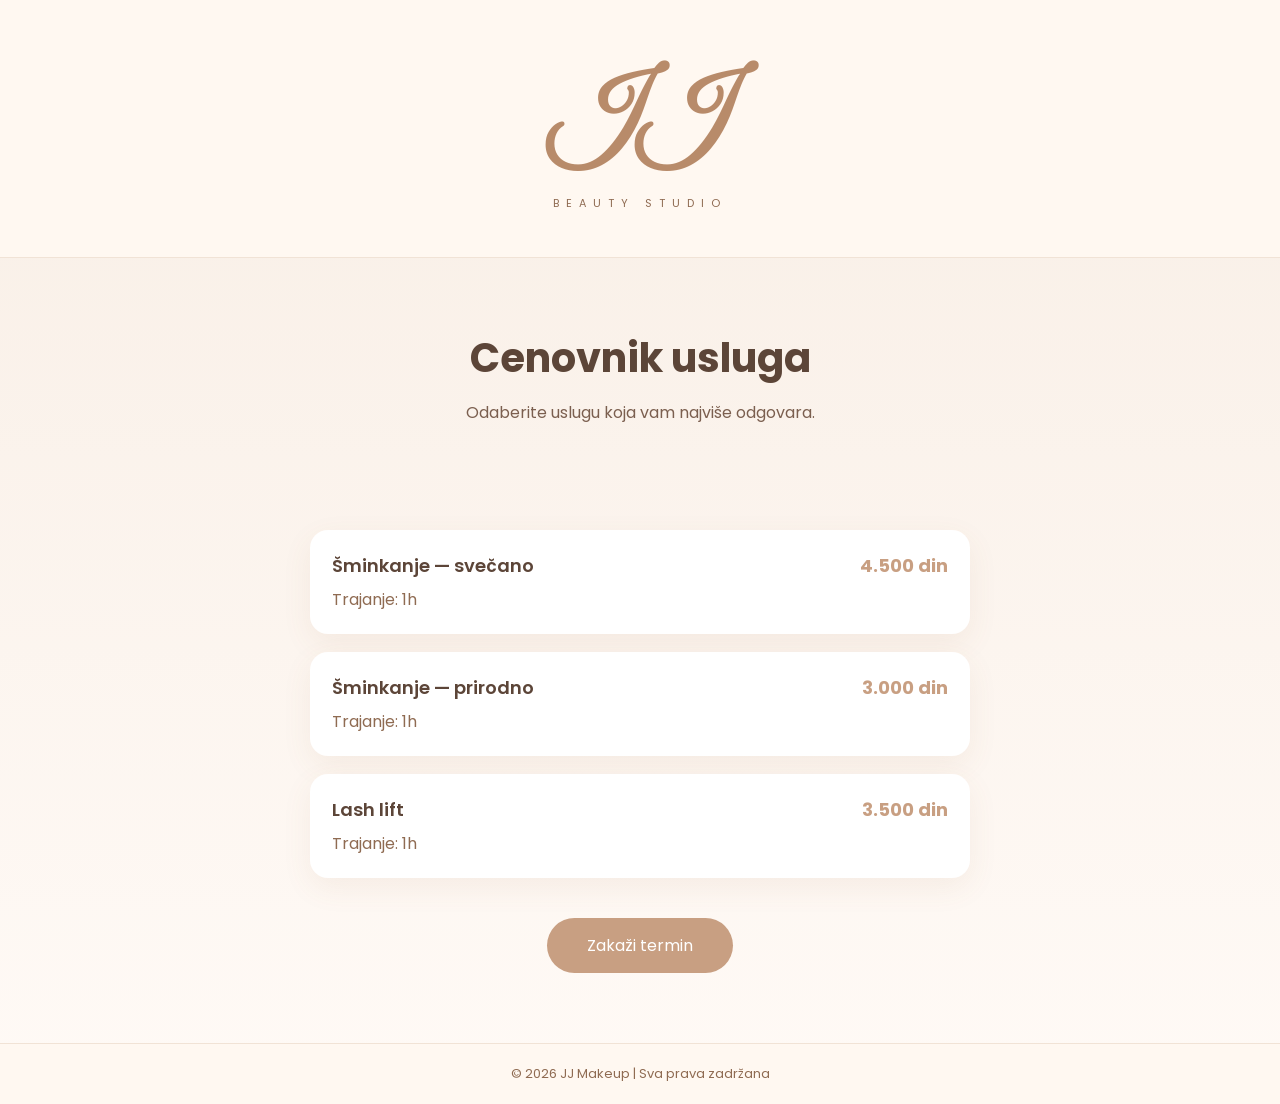
<file: cenovnik.html>
<!DOCTYPE html>
<html lang="sr">

<head>
    <meta charset="UTF-8">
    <meta name="viewport" content="width=device-width, initial-scale=1.0">
    <title>Cenovnik | JJ Makeup</title>

    <link rel="stylesheet" href="style.css">
</head>

<body>

<header>
    <div class="logo">
        <h1>JJ</h1>
    </div>
</header>

<section class="hero">
    <h2>Cenovnik usluga</h2>
    <p>Odaberite uslugu koja vam najviše odgovara.</p>
</section>

<section class="pricing">

    <div class="price-card">
        <div class="price-top">
            <h3>Šminkanje — svečano</h3>
            <span>4.500 din</span>
        </div>
        <p>Trajanje: 1h</p>
    </div>

    <div class="price-card">
        <div class="price-top">
            <h3>Šminkanje — prirodno</h3>
            <span>3.000 din</span>
        </div>
        <p>Trajanje: 1h</p>
    </div>

    <div class="price-card">
        <div class="price-top">
            <h3>Lash lift</h3>
            <span>3.500 din</span>
        </div>
        <p>Trajanje: 1h</p>
    </div>

    <a href="index.html#zakazivanje" class="booking-link">
        Zakaži termin
    </a>

</section>

<footer class="footer">
    <p>© <span id="year"></span> JJ Makeup | Sva prava zadržana</p>
</footer>

<script>
document.getElementById("year").textContent = new Date().getFullYear();
</script>

</body>
</html>
</file>
<file: style.css>
@import url('https://fonts.googleapis.com/css2?family=Great+Vibes&family=Poppins:wght@300;400;500;600&display=swap');

/* =========================
   RESET
========================= */
* {
    margin: 0;
    padding: 0;
    box-sizing: border-box;
}

/* =========================
   BODY
========================= */
body {
    font-family: 'Poppins', sans-serif;
    background: linear-gradient(180deg, #f8eee5, #fffaf6);
    color: #5c4538;
}

/* =========================
   HEADER
========================= */
header {
    text-align: center;
    padding: 60px 20px 45px;
    background: #fff8f1;
    border-bottom: 1px solid rgba(184,139,106,0.2);
}

.logo h1 {
    font-family: 'Great Vibes', cursive;
    font-size: 90px;
    color: #b88b6a;
    letter-spacing: 2px;
    margin-bottom: 10px;
}

.logo::after {
    content: "BEAUTY STUDIO";
    display: block;
    font-size: 11px;
    letter-spacing: 7px;
    margin-top: 22px;
    color: #8f6b52;
}

/* =========================
   HERO
========================= */
.hero {
    text-align: center;
    padding: 70px 20px;
}

.hero h2 {
    font-size: 40px;
    margin-bottom: 12px;
}

.hero p {
    margin-bottom: 30px;
    color: #7b5f4f;
    font-size: 16px;
}

/* =========================
   BUTTONS
========================= */
button,
.hero a {
    background: #c89f82;
    color: white;
    padding: 15px 40px;
    border-radius: 50px;
    border: none;
    cursor: pointer;
    text-decoration: none;
    transition: 0.3s;
    display: inline-block;
}

button:hover,
.hero a:hover {
    transform: translateY(-2px);
}

/* =========================
   BOOKING SECTION
========================= */
#zakazivanje {
    max-width: 500px;
    margin: 0px auto 50px;
    padding: 30px;
    background: white;
    border-radius: 20px;
    box-shadow: 0 10px 30px rgba(150,100,70,0.08);
}

/* =========================
   FORM
========================= */
form {
    display: flex;
    flex-direction: column;
    gap: 10px;
}

/* =========================
   LABEL
========================= */
label {
    font-size: 14px;
    font-weight: 500;
    text-align: left;
    margin-bottom: 2px;
}

/* =========================
   INPUT + SELECT
========================= */
input,
select {
    width: 100%;
    height: 44px;
    padding: 0 12px;
    font-size: 16px;
    font-family: inherit;

    border: 1px solid #ddd;
    border-radius: 10px;

    display: block;
    box-sizing: border-box;
    position: relative;
}

/* =========================
   DATE FIX
========================= */
input[type="date"] {
    padding: 0 12px;
    text-align: center;
    -webkit-appearance: none;
    appearance: none;
    line-height: 44px;
}

input[type="date"]::-webkit-datetime-edit {
    text-align: center;
    width: 100%;
    display: flex;
    justify-content: center;
}

input[type="date"]::-webkit-calendar-picker-indicator {
    position: absolute;
    right: 10px;
}

/* =========================
   FOCUS
========================= */
input:focus,
select:focus {
    border-color: #c89f82;
    outline: none;
}

/* =========================
   RESPONSIVE
========================= */
@media (max-width: 768px) {

    .logo h1 {
        font-size: 60px;
    }

    .hero h2 {
        font-size: 24px;
    }

    #zakazivanje {
        width: 92%;
        padding: 20px;
    }

    button,
    .hero a {
        width: 100%;
    }
}

@media (max-width: 480px) {

    .logo h1 {
        font-size: 50px;
    }

    .hero h2 {
        font-size: 20px;
    }

    .hero p {
        font-size: 14px;
    }

    input,
    select {
        font-size: 16px;
    }
}

/* =========================
   FOOTER
========================= */
.footer {
    text-align: center;
    padding: 20px;
    margin-top: 60px;
    font-size: 13px;
    color: #8f6b52;
    border-top: 1px solid rgba(184,139,106,0.2);
    background: #fff8f1;

    position: relative;
    width: 100%;
    clear: both;
}

/* =========================
   POPUP (ADDED ONLY)
========================= */
#toast {
    position: fixed;
    left: 50%;
    top: 20px;
    transform: translateX(-50%) translateY(-20px);

    background: rgba(200,159,130,0.95);
    color: white;

    padding: 14px 22px;
    border-radius: 50px;

    font-size: 14px;
    font-weight: 500;

    opacity: 0;
    pointer-events: none;

    transition: 0.25s ease;
    z-index: 9999;

    box-shadow: 0 10px 25px rgba(0,0,0,0.08);
}

#toast.show {
    opacity: 1;
    transform: translateX(-50%) translateY(0);
}

/* =========================
   SUCCESS CARD
========================= */
.success-card {
    position: fixed;
    bottom: 30px;
    left: 50%;
    transform: translateX(-50%) translateY(20px);

    background: #ffffff;
    color: #5c4538;

    padding: 18px 25px;
    border-radius: 20px;

    box-shadow: 0 10px 30px rgba(0,0,0,0.15);

    font-size: 15px;
    font-weight: 500;

    opacity: 0;
    pointer-events: none;

    transition: 0.3s ease;
    z-index: 9999;
}

.success-card.show {
    opacity: 1;
    transform: translateX(-50%) translateY(0);
}
/* =========================
   DATE WRAPPER
========================= */
.date-wrapper {
    position: relative;
    width: 100%;
    height: 44px;
}

.date-wrapper #date {
    position: absolute;
    inset: 0;
    width: 100%;
    height: 100%;
    opacity: 0;
    cursor: pointer;
    z-index: 2;
    padding: 0;
}

#dateDisplay {
    position: absolute;
    inset: 0;
    display: flex;
    align-items: center;
    justify-content: center;
    border-radius: 10px;
    border: 1px solid #ddd;
    background: white;
    color: #5c4538;
    font-size: 16px;
    font-family: 'Poppins', sans-serif;
    pointer-events: none;
    z-index: 1;
}

.date-wrapper:hover #dateDisplay {
    border-color: #c89f82;
}
/* =========================
   HERO BUTTONS
========================= */

.hero-buttons{
    display:flex;
    justify-content:center;
    gap:15px;
    flex-wrap:wrap;
}

.secondary-btn{
    background:white;
    color:#c89f82;
    border:2px solid #c89f82;
}

.secondary-btn:hover{
    background:#c89f82;
    color:white;
}

/* =========================
   CENOVNIK
========================= */

.pricing{
    max-width:700px;
    margin:5px auto 70px;
    padding:0 20px;
}

.price-card{
    background:white;
    border-radius:18px;
    padding:22px;
    margin-bottom:18px;
    box-shadow:0 10px 30px rgba(150,100,70,.08);
    transition:.25s;
}

.price-card:hover{
    transform:translateY(-4px);
}

.price-top{
    display:flex;
    justify-content:space-between;
    align-items:center;
    gap:20px;
    margin-bottom:8px;
}

.price-top h3{
    font-size:18px;
    font-weight:600;
}

.price-top span{
    color:#c89f82;
    font-weight:700;
    font-size:18px;
}

.price-card p{
    color:#8f6b52;
}

.booking-link{
    display:block;
    width:max-content;
    margin:40px auto 0;
    background:#c89f82;
    color:white;
    text-decoration:none;
    padding:15px 40px;
    border-radius:50px;
    transition:.25s;
}

.booking-link:hover{
    transform:translateY(-2px);
}

@media(max-width:600px){

    .price-top{
        flex-direction:column;
        align-items:flex-start;
    }

    .booking-link{
        width:100%;
        text-align:center;
    }
}
</file>
